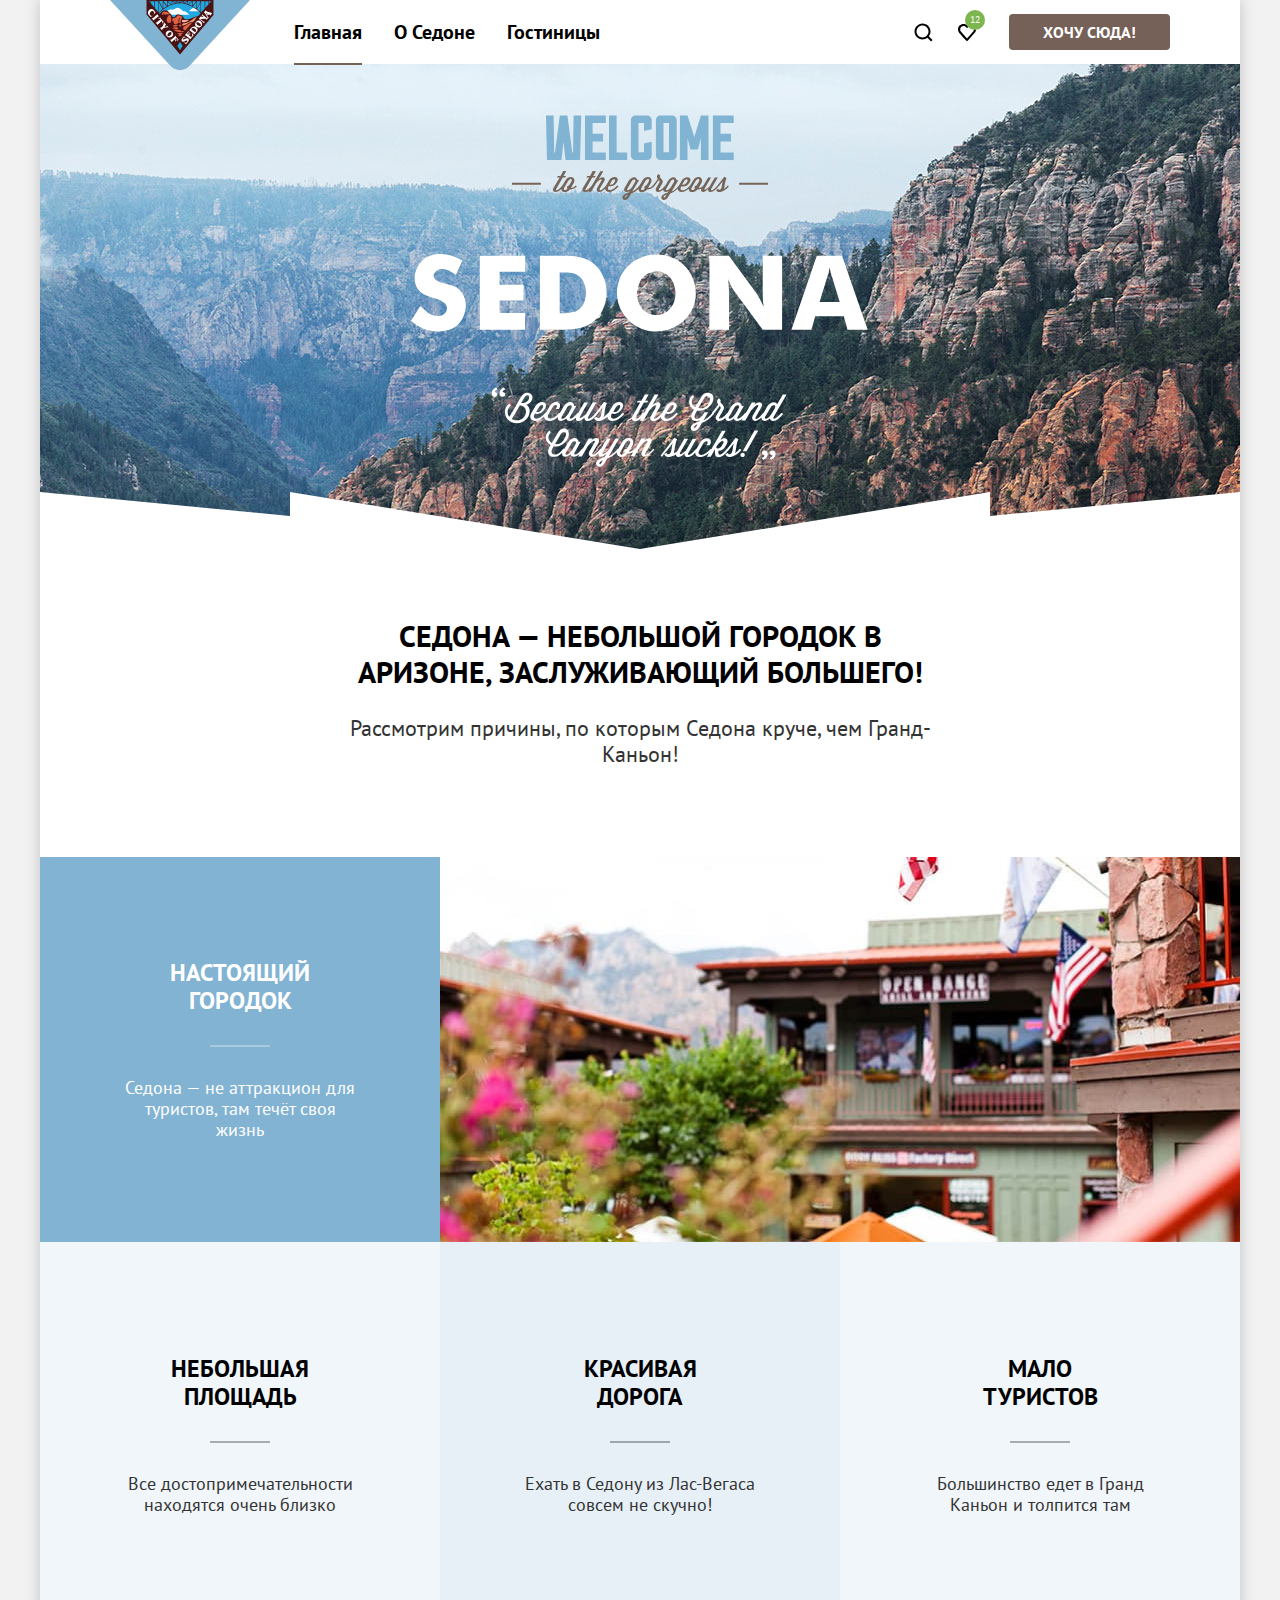
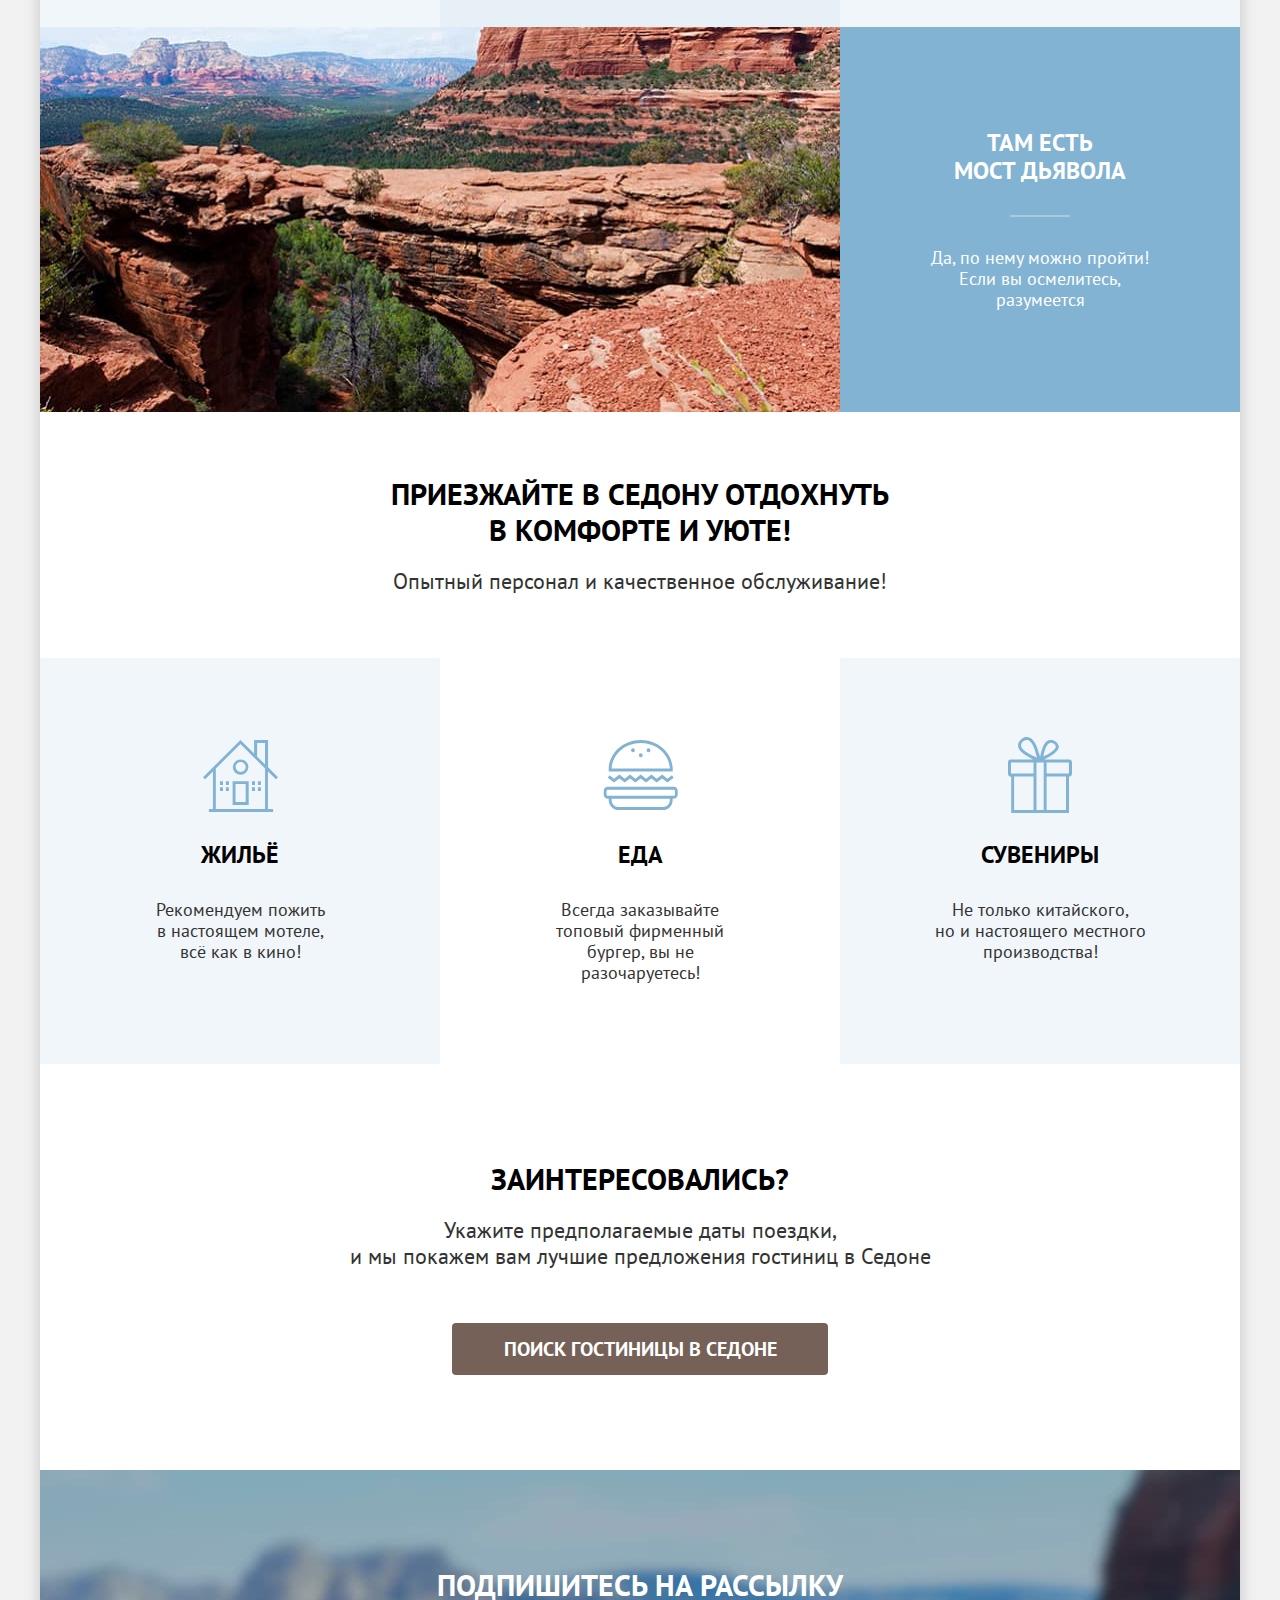
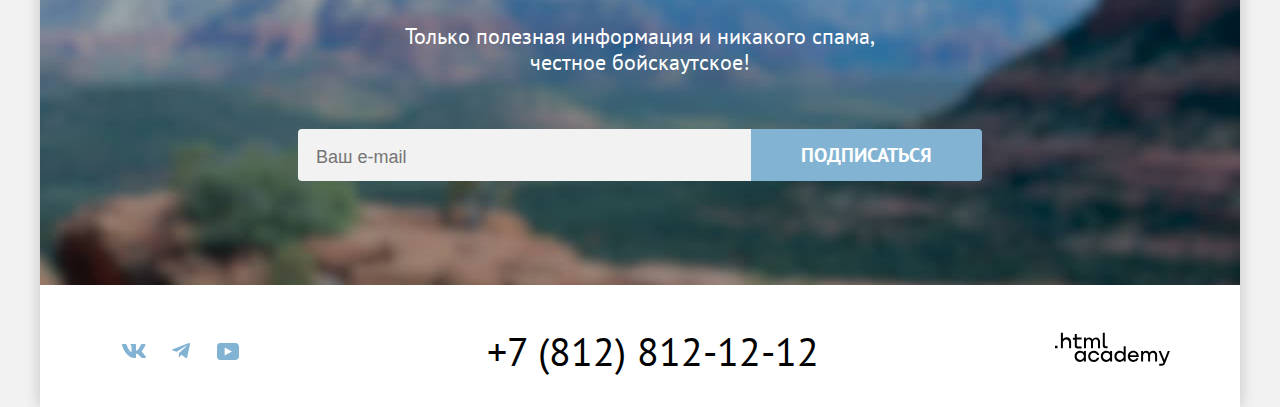
<file: index.html>
<!DOCTYPE html>
<html lang="ru">
  <head>
    <meta charset="utf-8">
    <title>HTML Academy: Седона</title>
    <link rel="stylesheet" href="styles/styles.css">
    <link rel="icon" type="img/png" sizes="32x32" href="images/favicon.png">
  </head>
  <body>
    <div class="main-container">
      <header class="page-header">
        <a class="logo" href="index.html">
          <img class="page-header-logo" src="images/logo.svg" width="140" height="70" alt="Логотип компани «city of sedona».">
        </a>
        <nav class="navigation">
          <ul class="navigation-list">
            <li class="navigation-item">
              <a class="navigation-link navigation-link-current" href="index.html">Главная</a>
            </li>
            <li class="navigation-item">
              <a class="navigation-link" href="#">О Седоне</a>
            </li>
            <li class="navigation-item">
              <a class="navigation-link" href="catalog.html">Гостиницы</a>
            </li>
          </ul>
          <ul class="navigation-user">
            <li class="navigation-user-item">
              <a class="navigation-user-link navigation-user-search" href="#">
                <span class="visually-hidden">Поиск.</span>
              </a>
            </li>
            <li class="navigation-user-item">
              <a class="navigation-user-link navigation-user-favorite" href="#">
                <span class="visually-hidden">Избранное.</span>
                <span class="value-favorite">12</span>
              </a>
            </li>
            <li class="navigation-user-item">
              <a class="button navigation-button" href="#">Хочу сюда!</a>
            </li>
          </ul>
        </nav>
      </header>
      <main class="main-index">
        <h1 class="visually-hidden">Город-курорт «Седона».</h1>
        <section class="hero">
          <h2 class="visually-hidden">Добро пожаловать в Седону.</h2>
        </section>
        <section class="advantages">
          <div class="advantages-container">
            <h2 class="advantages-main-title">Седона — небольшой городок в Аризоне, заслуживающий большего!</h2>
            <p class="advantages-main-description">Рассмотрим причины, по которым Седона круче, чем Гранд-Каньон!</p>
          </div>
          <ul class="advantages-list">
            <li class="advantages-item advantages-item-dark">
              <div class="advantages-content-container">
                <h3 class="advantages-title">Настоящий городок</h3>
                <p class="advantages-description">Седона — не аттракцион для туристов, там течёт своя жизнь</p>
              </div>
              <img class="advantages-image" src="images/advantages-1.jpg" width="800" height="385" alt="Дом в городе Седона на фоне горного хребта.">
            </li>
            <li class="advantages-item advantages-item-light">
              <div class="advantages-content-container">
                <h3 class="advantages-title">Небольшая площадь</h3>
                <p class="advantages-description">Все достопримечательности находятся очень близко</p>
              </div>
            </li>
            <li class="advantages-item advantages-item-medium">
              <div class="advantages-content-container">
                <h3 class="advantages-title">Красивая <br> дорога</h3>
                <p class="advantages-description">Ехать в Седону из Лас-Вегаса совсем не скучно!</p>
              </div>
            </li>
            <li class="advantages-item advantages-item-light">
              <div class="advantages-content-container">
                <h3 class="advantages-title">Мало <br> туристов</h3>
                <p class="advantages-description">Большинство едет в Гранд Каньон и толпится там</p>
              </div>
            </li>
            <li class="advantages-item advantages-item-dark advantages-item-dark-reverse">
              <div class="advantages-content-container">
                <h3 class="advantages-title">Там есть <br> мост дьявола</h3>
                <p class="advantages-description">Да, по нему можно пройти! Если вы осмелитесь, разумеется</p>
              </div>
              <img class="advantages-image" src="images/advantages-2.jpg" width="800" height="385" alt="Мост дьявола в каньоне города Седона.">
            </li>
          </ul>
        </section>
        <section class="service">
          <div class="service-container">
            <h2 class="service-main-title">Приезжайте в Седону отдохнуть в комфорте и уюте!</h2>
            <p class="service-main-description">Опытный персонал и качественное обслуживание!</p>
          </div>
          <ul class="service-list">
            <li class="service-item">
              <div class="service-content-container">
                <h3 class="service-title">Жильё</h3>
                <p class="service-description">Рекомендуем пожить <br> в настоящем мотеле, <br> всё как в кино!</p>
              </div>
            </li>
            <li class="service-item">
              <div class="service-content-container">
                <h3 class="service-title">Еда</h3>
                <p class="service-description">Всегда заказывайте <br> топовый фирменный бургер, вы не разочаруетесь!</p>
              </div>
            </li>
            <li class="service-item">
              <div class="service-content-container">
                <h3 class="service-title">Сувениры</h3>
                <p class="service-description">Не только китайского, <br> но и настоящего местного производства!</p>
              </div>
            </li>
          </ul>
        </section>
        <section class="hotel-search">
          <h2 class="visually-hidden">Поиск гостиницы в Седоне.</h2>
          <p class="hotel-search-title">Заинтересовались?</p>
          <p class="hotel-search-description">Укажите предполагаемые даты поездки, <br> и мы покажем вам лучшие предложения гостиниц в Седоне</p>
          <a class="button hotel-search-button" href="catalog.html">Поиск гостиницы в Седоне</a>
        </section>
      </main>
      <footer class="page-footer">
        <section class="footer-main">
          <h2 class="footer-title">Подпишитесь на рассылку</h2>
          <p class="footer-description">Только полезная информация и никакого спама, честное бойскаутское!</p>
          <form class="footer-subscribe-form" action="https://echo.htmlacademy.ru/" method="post">
            <input class="footer-input"  type="email" name="email" placeholder="Ваш e-mail" required>
            <button class="button footer-subscribe-button" type="submit">Подписаться</button>
          </form>
        </section>
        <section class="footer-contacts">
          <h2 class="visually-hidden">Контакты и социальные сети.</h2>
          <ul class="footer-social-list">
            <li class="footer-social-item">
              <a class="button social-button" href="https://vk.com/htmlacademy">
                <svg aria-hidden="true" focusable="false" xmlns="http://www.w3.org/2000/svg" width="24" height="14" fill="none" viewBox="0 0 24 14">
                  <path d="M23.45.95c.17-.55 0-.95-.8-.95h-2.62c-.67 0-.98.35-1.14.73 0 0-1.34 3.2-3.23 5.27-.61.6-.89.8-1.22.8-.17 0-.42-.2-.42-.74V.95c0-.66-.18-.95-.74-.95H9.15c-.42 0-.67.3-.67.6 0 .61.95.76 1.05 2.5v3.8c0 .84-.16.99-.5.99-.88 0-3.05-3.21-4.33-6.89-.25-.71-.5-1-1.17-1H.9C.15 0 0 .35 0 .73c0 .68.89 4.07 4.14 8.55C6.32 12.34 9.38 14 12.15 14c1.67 0 1.88-.37 1.88-1v-2.32c0-.73.16-.88.69-.88.38 0 1.05.2 2.61 1.67C19.11 13.22 19.4 14 20.41 14h2.62c.75 0 1.13-.37.91-1.1-.24-.72-1.09-1.77-2.21-3.02-.62-.7-1.54-1.47-1.81-1.86-.4-.49-.28-.7 0-1.14 0 0 3.2-4.43 3.53-5.93Z" clip-rule="evenodd"/>
                </svg>
                <span class="visually-hidden">Vkontakte.</span>
              </a>
            </li>
            <li class="footer-social-item">
              <a class="button social-button" href="https://t.me/htmlacademy ">
                <svg aria-hidden="true" focusable="false" xmlns="http://www.w3.org/2000/svg" width="18" height="16" fill="none" viewBox="0 0 18 16">
                  <path d="M16.79.1.84 6.25c-1.09.43-1.08 1.04-.2 1.31l4.1 1.28 9.47-5.98c.44-.27.85-.12.52.18L7.05 9.96l-.28 4.22c.41 0 .6-.19.83-.41l1.99-1.93 4.13 3.05c.77.42 1.31.2 1.5-.7l2.72-12.8c.28-1.12-.43-1.62-1.16-1.3Z"/>
                </svg>
                <span class="visually-hidden">Telegram.</span>
              </a>
            </li>
            <li class="footer-social-item">
              <a class="button social-button" href="https://www.youtube.com/user/htmlacademyru">
                <svg xmlns="http://www.w3.org/2000/svg" width="22" height="17" fill="none" viewBox="0 0 22 17">
                  <path d="M18.6 0H3.18C1.31 0 0 1.6 0 3.4v10.1C0 15.4 1.31 17 3.17 17h15.66c1.64 0 3.17-1.6 3.17-3.4V3.4C21.78 1.6 20.47 0 18.6 0ZM7.67 12.54V4.46L15 8.5l-7.33 4.04Z"/>
                </svg>
                <span class="visually-hidden">Youtube.</span>
              </a>
            </li>
          </ul>
          <address class="footer-contacts-address">
            <a class="footer-contacts-address-phone" href="tel:+78128121212">+7 (812) 812-12-12</a>
          </address>
          <div class="logo-overflow-container">
            <a class="htmlacademy-logo-link" href="https://htmlacademy.ru/">
              <svg aria-hidden="true" focusable="false" xmlns="http://www.w3.org/2000/svg" width="115" height="34" fill="none" viewBox="0 0 115 34">
                <path d="M0 13.72v2.6h2.5v-2.6H0ZM11.6 5.32c-1.6 0-2.8.7-3.6 1.7h-.1V.82h-2v15.5h2v-5.3c0-2.1 1.3-3.6 3.3-3.6 1.8 0 2.9 1.4 2.9 3.2v5.7h2v-6.1c.1-3-1.8-4.9-4.5-4.9ZM26.6 5.62h-4.8v-3.7h-2v3.8h-1.9v2h1.9v6c0 1.7 1 2.7 2.7 2.7h4.1v-2h-3.7c-.7 0-1.1-.4-1.1-1.1v-5.7h4.8v-2ZM41.1 5.42c-1.6 0-2.9.8-3.5 2.1h-.1c-.6-1.2-1.8-2.1-3.4-2.1-1.4 0-2.5.8-3.1 1.8h-.1v-1.6H29v10.6h2v-5.4c0-2 1-3.5 2.6-3.5 1.5 0 2.4 1 2.4 2.6v6.3h2v-5.6c0-2.4 1.4-3.3 2.6-3.3 1.5 0 2.4 1 2.4 2.6v6.3h2v-6.5c.1-2.5-1.4-4.3-3.9-4.3ZM47.8 13.52c0 1.7 1 2.7 2.8 2.7h2v-2h-1.7c-.7 0-1.1-.4-1.1-1.1V.82h-2v12.7ZM28.9 20.52c-.9-1.1-2.2-1.8-3.9-1.8-3.1 0-5.4 2.3-5.4 5.6s2.3 5.6 5.4 5.6c1.8 0 3-.8 3.8-1.9h.1v1.6h2v-10.6h-2v1.5Zm-3.6 7.4c-2.2 0-3.6-1.6-3.6-3.6s1.4-3.6 3.6-3.6 3.6 1.6 3.6 3.6c0 1.9-1.4 3.6-3.6 3.6ZM44.2 22.82c-.5-2.4-2.6-4.1-5.4-4.1a5.4 5.4 0 0 0-5.6 5.6c0 3.1 2.2 5.6 5.6 5.6 2.8 0 4.9-1.8 5.4-4.2h-2.1a3.4 3.4 0 0 1-3.3 2.3c-2.2 0-3.6-1.6-3.6-3.6s1.4-3.6 3.6-3.6c1.6 0 2.8 1 3.3 2.2h2.1v-.2ZM55.1 20.52c-.9-1.1-2.2-1.8-3.9-1.8-3.1 0-5.4 2.3-5.4 5.6s2.3 5.6 5.4 5.6c1.8 0 3-.8 3.8-1.9h.1v1.6h2v-10.6h-2v1.5Zm-3.6 7.4c-2.2 0-3.6-1.6-3.6-3.6s1.4-3.6 3.6-3.6 3.6 1.6 3.6 3.6c0 1.9-1.5 3.6-3.6 3.6ZM68.7 20.62c-.9-1.1-2.2-1.9-3.9-1.9-3.1 0-5.4 2.3-5.4 5.6s2.2 5.6 5.4 5.6c1.7 0 3-.8 3.8-1.8h.1v1.5h2v-15.4h-2v6.4Zm-3.6 7.3c-2.2 0-3.6-1.6-3.6-3.6s1.4-3.6 3.6-3.6 3.6 1.6 3.6 3.6c-.1 2-1.5 3.6-3.6 3.6ZM78.3 18.72c-3.3 0-5.5 2.5-5.5 5.6 0 3 2.1 5.6 5.5 5.6 2.5 0 4.5-1.3 5.2-3.6h-2.1c-.5 1-1.6 1.6-3 1.6-1.9 0-3.3-1.3-3.4-2.9h8.8c.2-3.6-2-6.3-5.5-6.3Zm0 1.9c1.7 0 3 1 3.3 2.6h-6.5c.3-1.5 1.5-2.6 3.2-2.6ZM98.2 18.72c-1.6 0-2.9.8-3.6 2h-.1c-.6-1.2-1.8-2-3.4-2-1.4 0-2.5.7-3.1 1.8v-1.5h-1.9v10.6h2v-5.4c0-2 1-3.4 2.6-3.5 1.5 0 2.4 1 2.4 2.6v6.3h2v-5.6c0-2.4 1.4-3.3 2.6-3.3 1.5 0 2.4 1 2.4 2.6v6.3h2v-6.5c.1-2.6-1.4-4.4-3.9-4.4ZM109.4 27.82l-3.6-8.9h-2.2l4.8 11.6c-.3.9-.7 1.2-1.7 1.2h-2.5v2h2.5c1.8 0 2.8-.8 3.5-2.6l4.7-12.2h-2.1l-3.4 8.9Z"/>
              </svg>
              <span class="visually-hidden">Логотип html academy.</span>
            </a>
          </div>
         </section>
      </footer>
      <div class="modal-container">
        <div class="modal-window">
          <section class="modal-window-content">
            <h2 class="modal-title">Поиск гостиницы в седоне</h2>
            <button class="button modal-close-button" type="button">
              <span class="visually-hidden">Кнопка закрытия окна.</span>
            </button>
            <form class="modal-form" action="https://echo.htmlacademy.ru/" method="post">
              <div class="modal-form-container">
                <div class="modal-form-arrival">
                  <label class="modal-form-label" for="arrival">Дата Заезда:</label>
                  <input class="modal-input modal-dates-input" type="text" id="arrival" placeholder="Укажите дату" value="27 апреля 2020" name="arrival-date" required>
                  <span class="modal-form-arrival-caption">Мы не можем отправить вас в прошлое.</span>
                </div>
                <div class="modal-form-departure">
                  <label class="modal-form-label" for="departure">Дата Выезда:</label>
                  <input class="modal-input modal-dates-input" type="text" id="departure" placeholder="Укажите дату" value="1 сентября 2023" name="departure-date" required>
                  <span class="modal-form-departure-caption">На эти даты есть свободные номера. Пока есть.</span>
                </div>
                <div class="modal-form-adults">
                  <label class="modal-form-label" for="adults">Взрослые:</label>
                  <div class="modal-button-container">
                    <button class="modal-minus-button guests-button" type="button">
                      <svg aria-hidden="true" focusable="false" xmlns="http://www.w3.org/2000/svg" width="20" height="20" fill="none" viewBox="0 0 20 20">
                        <path d="M3 9v2h14V9H3Z"/>
                      </svg>
                      <span class="visually-hidden">Уменьшить количество взрослых.</span>
                    </button>
                    <input class="modal-input modal-guests-input" type="number" id="adults" value="2" name="number-adults" required>
                    <button class="modal-plus-button guests-button" type="button">
                      <svg aria-hidden="true" focusable="false" xmlns="http://www.w3.org/2000/svg" width="20" height="20" fill="none" viewBox="0 0 20 20">
                        <path d="M17 9h-6V3H9v6H3v2h6v6h2v-6h6V9Z"/>
                      </svg>
                      <span class="visually-hidden">Увеличить количество взрослых.</span>
                    </button>
                  </div>
                </div>
                <div class="modal-form-children">
                  <label class="modal-form-label" for="children" >Дети:</label>
                  <button class="modal-tooltip-button" type="button">
                    <span class="visually-hidden">Вызов тултипа</span>
                    <span class="modal-tooltip-text">Укажите количество детей, которые будут с вами, возраст которых от 6 до 18 лет. Дети до 6 лет размещаются бесплатно.</span>
                  </button>
                  <div class="modal-button-container">
                    <button class="modal-minus-button guests-button" type="button">
                      <svg aria-hidden="true" focusable="false" xmlns="http://www.w3.org/2000/svg" width="20" height="20" fill="none" viewBox="0 0 20 20">
                        <path d="M3 9v2h14V9H3Z"/>
                      </svg>
                      <span class="visually-hidden">Уменьшить количество детей.</span>
                    </button>
                    <input class="modal-input modal-guests-input" type="number" id="children" value="2" name="number-children" required>
                    <button class="modal-plus-button guests-button" type="button">
                      <svg aria-hidden="true" focusable="false" xmlns="http://www.w3.org/2000/svg" width="20" height="20" fill="none" viewBox="0 0 20 20">
                        <path d="M17 9h-6V3H9v6H3v2h6v6h2v-6h6V9Z"/>
                      </svg>
                      <span class="visually-hidden">Увеличить количество детей.</span>
                    </button>
                  </div>
                </div>
                <button class="button modal-search-button" type="submit">Найти</button>
              </div>
            </form>
          </section>
        </div>
      </div>
    </div>
  </body>
</html>
</file>
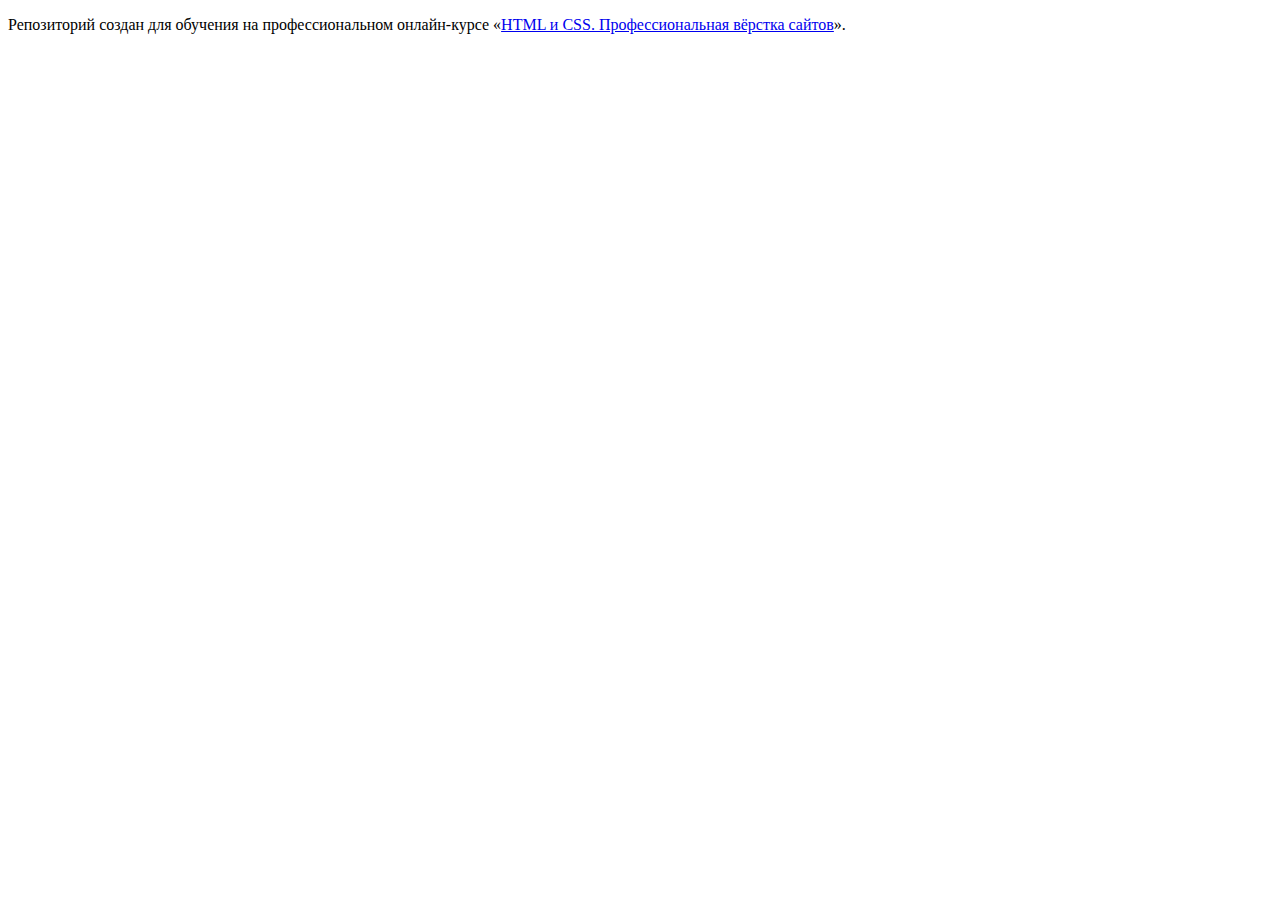
<file: 1/index.html>
<!DOCTYPE html>
<html lang="ru">
  <head>
    <meta charset="utf-8">
    <title>HTML Academy: Седона</title>
    <base href="https://htmlacademy-htmlcss.github.io/2486673-sedona-1/1/">
</head>
  <body>

    <p>Репозиторий создан для обучения на профессиональном онлайн‑курсе «<a href="https://htmlacademy.ru/intensive/htmlcss">HTML и CSS. Профессиональная вёрстка сайтов</a>».</p>

  </body>
</html>
</file>
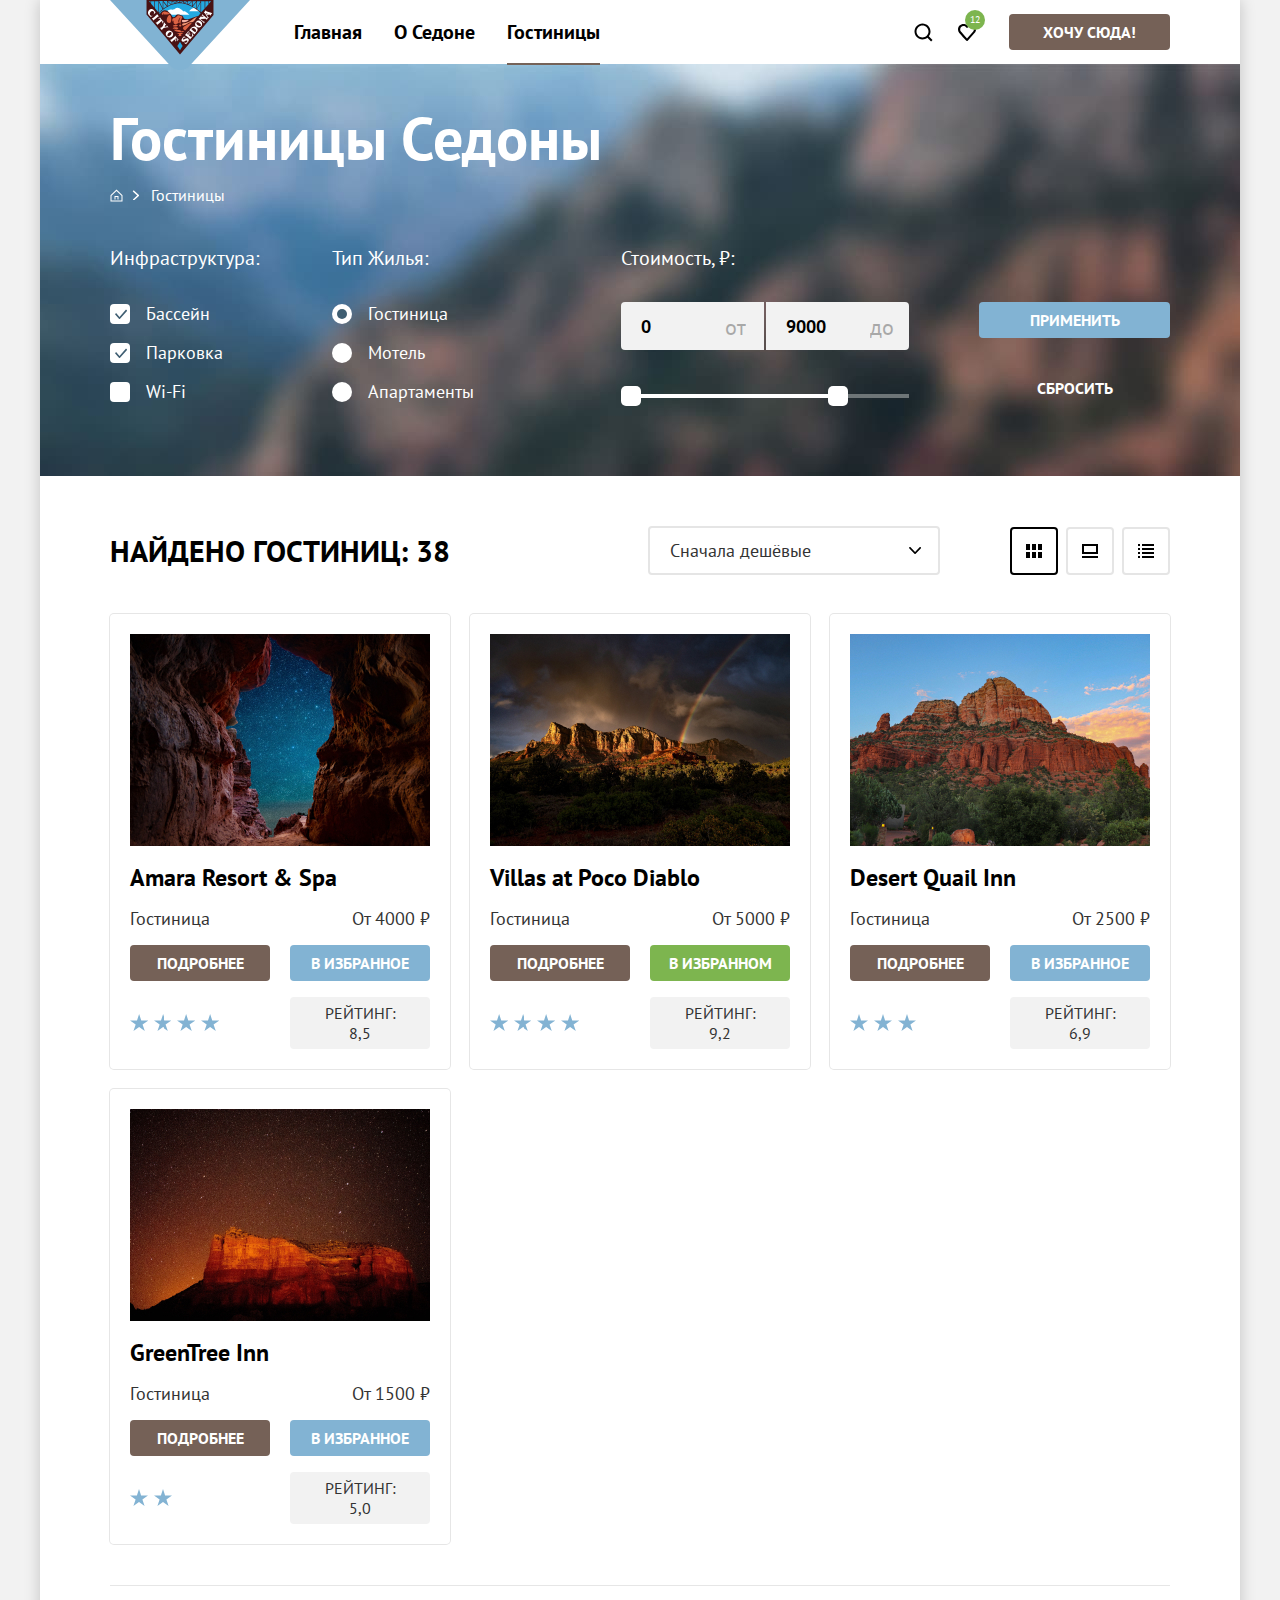
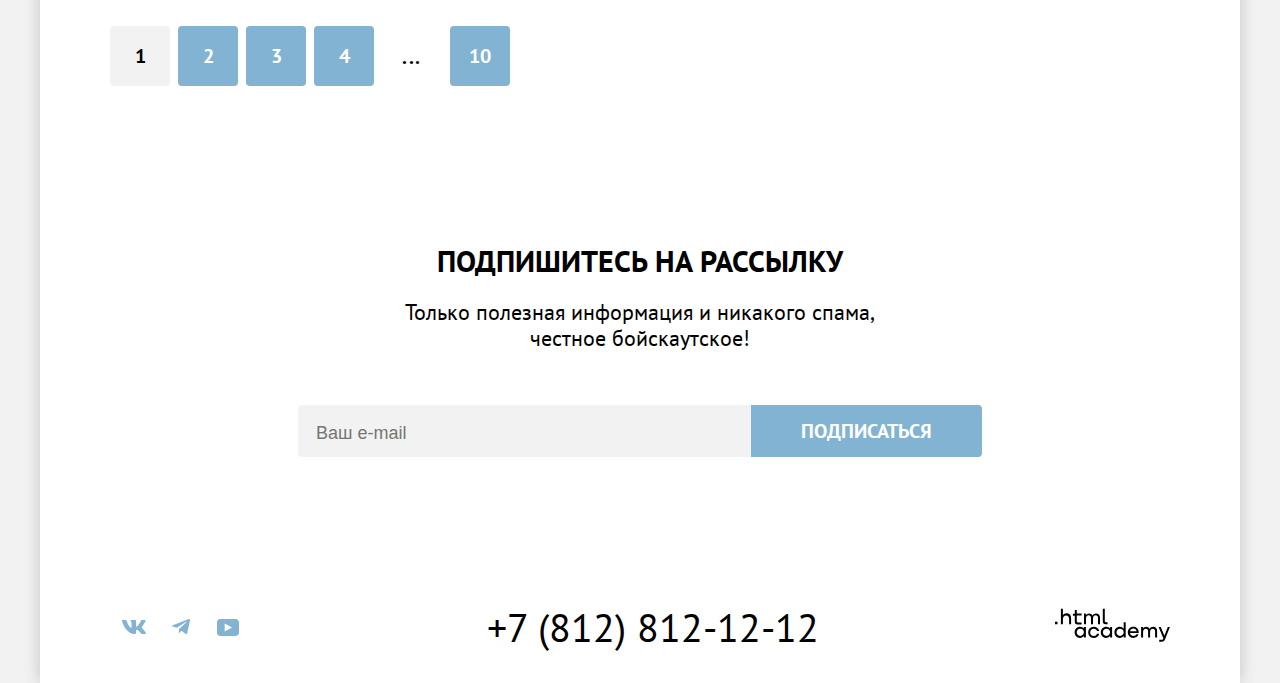
<file: catalog.html>
<!DOCTYPE html>
<html lang="ru">
  <head>
    <meta charset="UTF-8">
    <title>Каталог</title>
    <link rel="stylesheet" href="styles/styles.css">
    <link rel="icon" type="img/png" sizes="32x32" href="images/favicon.png">
  </head>
  <body>
    <div class="main-container">
      <header class="page-header">
        <a class="logo" href="index.html">
          <img class="page-header-logo" src="images/logo.svg" width="140" height="70" alt="Логотип компани «city of sedona»." >
        </a>
        <nav class="navigation">
          <ul class="navigation-list">
            <li class="navigation-item">
              <a class="navigation-link" href="index.html">Главная</a>
            </li>
            <li class="navigation-item">
              <a class="navigation-link" href="#">О Седоне</a>
            </li>
            <li class="navigation-item">
              <a class="navigation-link navigation-link-current" href="catalog.html">Гостиницы</a>
            </li>
          </ul>
          <ul class="navigation-user">
            <li class="navigation-user-item">
              <a class="navigation-user-link navigation-user-search" href="#">
                <span class="visually-hidden">Поиск.</span>
              </a>
            </li>
            <li class="navigation-user-item">
              <a class="navigation-user-link navigation-user-favorite" href="#">
                <span class="visually-hidden">Избранное.</span>
                <span class="value-favorite">12</span>
              </a>
            </li>
            <li class="navigation-user-item">
              <a class="button navigation-button" href="#">Хочу сюда!</a>
            </li>
          </ul>
        </nav>
      </header>
      <main class="main-inner">
        <div class="catalog-filter-container">
          <h1 class="main-inner-title">Гостиницы Седоны</h1>
          <ol class="breadcrumbs">
          <li class="breadcrumbs-item">
            <a class="breadcrumbs-link-home" href="index.html">
              <span class="visually-hidden">Главная.</span>
            </a>
          </li>
          <li class="breadcrumbs-item">
            <a class="breadcrumbs-link">Гостиницы</a>
          </li>
          </ol>
          <section class="filter">
            <h2 class="visually-hidden">Фильтры каталога гостиниц.</h2>
            <form class="catalog-filter" action="https://echo.htmlacademy.ru/" method="get">
              <div class="catalog-input-container">
                <fieldset class="catalog-filter-group">
                  <legend class="catalog-filter-title">Инфраструктура:</legend>
                  <ul class="catalog-filter-list">
                    <li class="catalog-filter-item">
                      <input class="visually-hidden control-input" id="pool-form" type="checkbox" name="infrastructure" value="pool" checked>
                      <label class="control control-checkbox" for="pool-form">Бассейн </label>
                    </li>
                    <li class="catalog-filter-item">
                      <input class="visually-hidden control-input" id="parking-form" type="checkbox" name="infrastructure" value="parking" checked>
                      <label class="control control-checkbox" for="parking-form">Парковка</label>
                    </li>
                    <li class="catalog-filter-item">
                      <input class="visually-hidden control-input" id="wifi-form" type="checkbox" name="infrastructure" value="wi-fi">
                      <label class="control control-checkbox" for="wifi-form" >Wi-Fi</label>
                    </li>
                  </ul>
                </fieldset>
                <fieldset class="catalog-filter-group">
                  <legend class="catalog-filter-title">Тип Жилья:</legend>
                  <ul class="catalog-filter-list">
                    <li class="catalog-filter-item">
                      <input class="visually-hidden control-input" id="hotel-form" type="radio" name="housing-type" value="hotel" checked>
                      <label class="control control-radio" for="hotel-form">Гостиница</label>
                    </li>
                    <li class="catalog-filter-item">
                      <input class="visually-hidden control-input" id="motel-form" type="radio" name="housing-type" value="motel">
                      <label class="control control-radio" for="motel-form">Мотель</label>
                    </li>
                    <li class="catalog-filter-item">
                      <input class="visually-hidden control-input" id="apartment-form" type="radio" name="housing-type" value="apartment">
                      <label class="control control-radio" for="apartment-form">Апартаменты</label>
                    </li>
                  </ul>
                </fieldset>
              </div>
              <div class="catalog-input-container">
                <fieldset class="catalog-filter-group">
                  <legend class="catalog-filter-title">Стоимость, ₽:</legend>
                  <div class="catalog-range-container">
                    <div class="range-input-container">
                      <label class="catalog-filter-label">
                        <input class="range-input" type="number" placeholder="" value="0" name="min-price">
                        <span class="input-text">от</span>
                      </label>
                      <label class="catalog-filter-label">
                        <input class="range-input" type="number" placeholder="" value="9000" name="max-price">
                        <span class="input-text">до</span>
                      </label>
                    </div>
                    <div class="range-scale-container">
                      <div class="range-bar" style="left: 0; width: 207px;">
                        <button class="range-toggle toggle-min" type="button">
                          <span class="visually-hidden">Выбрать минимальную цену.</span>
                        </button>
                        <button class="range-toggle toggle-max" type="button">
                          <span class="visually-hidden">Выбрать максимальную цену.</span>
                        </button>
                      </div>
                    </div>
                  </div>
                </fieldset>
                <div class="filter-button-container">
                  <button class="button filter-button" type="submit">Применить</button>
                  <button class="button filter-button-reset" type="reset">Сбросить</button>
                </div>
              </div>
            </form>
          </section>
        </div>
        <section class="searching-results">
          <div class="searching-results-filter-container">
            <h2 class="searching-results-title">Найдено гостиниц:
              <span class="searching-results-value">38</span>
            </h2>
            <select class="searching-results-filter" aria-label="Сортировка">
              <option value="cheap">Сначала дешёвые</option>
              <option value="expensive">Сначала дорогие</option>
              <option value="popular">Сначала популярные</option>
            </select>
            <ul class="searching-results-view">
              <li class="searching-results-view-item results-view-table ">
                <a class="button searching-results-view-button searching-results-view-button-current" href="#">
                  <span class="visually-hidden">Показать карточки.</span>
                </a>
              </li>
              <li class="searching-results-view-item results-view-slideshow">
                <a class="button searching-results-view-button" href="#">
                  <span class="visually-hidden">Показать по одной.</span>
                </a>
              </li>
              <li class="searching-results-view-item results-view-list">
                <a class="button searching-results-view-button" href="#">
                  <span class="visually-hidden">Показать списком.</span>
                </a>
              </li>
            </ul>
          </div>
          <ul class="searching-results-list">
            <li class="searching-results-item">
              <a class="searching-results-link" href="#" tabindex="-1">
                <img class="searching-results-image" src="images/hotel-1.jpg" width="300" height="212" alt="Вид на звездное небо из пещеры в красной скале Седоны.">
                <h3 class="searching-results-item-title">Amara Resort & Spa</h3>
              </a>
              <span class="searching-results-item-type">Гостиница</span>
              <span class="searching-results-item-price">От 4000 ₽</span>
              <a class="button searching-results-details-button" href="#">Подробнее</a>
              <a class="button searching-results-favorite-button" href="#">В Избранное</a>
              <span class="searching-results-stars searching-results-four-stars">
                <span class="visually-hidden">4 звезды.</span>
              </span>
              <span class="searching-results-rating">Рейтинг: 8,5</span>
            </li>
            <li class="searching-results-item">
              <a class="searching-results-link" href="#" tabindex="-1">
                <img class="searching-results-image" src="images/hotel-2.jpg" width="300" height="212" alt="Панорамный вид массива красных скал Седоны, освещенного на закате. Над скалами облачное небо, за скалами начинается радуга.">
                <h3 class="searching-results-item-title">Villas at Poco Diablo</h3>
              </a>
              <span class="searching-results-item-type">Гостиница</span>
              <span class="searching-results-item-price">От 5000 ₽</span>
              <a class="button searching-results-details-button" href="#">Подробнее</a>
              <a class="button searching-results-favorite-chosen-button" href="#">В Избранном</a>
              <span class="searching-results-stars searching-results-four-stars">
                <span class="visually-hidden">4 звезды.</span>
              </span>
              <span class="searching-results-rating">Рейтинг: 9,2</span>
            </li>
            <li class="searching-results-item">
              <a class="searching-results-link" href="#" tabindex="-1">
                <img class="searching-results-image" src="images/hotel-3.jpg" width="300" height="212" alt="Массив красных скал Седоны с зелёными деревьями у подножья, на фоне голубого неба.">
                <h3 class="searching-results-item-title">Desert Quail Inn</h3>
              </a>
              <span class="searching-results-item-type">Гостиница</span>
              <span class="searching-results-item-price">От 2500 ₽</span>
              <a class="button searching-results-details-button" href="#">Подробнее</a>
              <a class="button searching-results-favorite-button" href="#">В Избранное</a>
              <span class="searching-results-stars searching-results-three-stars">
                <span class="visually-hidden">3 звезды.</span>
              </span>
              <span class="searching-results-rating">Рейтинг: 6,9</span>
            </li>
            <li class="searching-results-item">
              <a class="searching-results-link" href="#" tabindex="-1">
                <img class="searching-results-image" src="images/hotel-4.jpg" width="300" height="212" alt="Красные скалы Седоны на фоне ночного неба с множеством звёзд.">
                <h3 class="searching-results-item-title">GreenTree Inn</h3>
              </a>
              <span class="searching-results-item-type">Гостиница</span>
              <span class="searching-results-item-price">От 1500 ₽</span>
              <a class="button searching-results-details-button" href="#">Подробнее</a>
              <a class="button searching-results-favorite-button" href="#">В Избранное</a>
              <span class="searching-results-stars searching-results-two-stars">
                <span class="visually-hidden">2 звезды.</span>
              </span>
              <span class="searching-results-rating">Рейтинг: 5,0</span>
            </li>
          </ul>
          <div class="decor-line-container"></div>
          <ul class="pagination-list">
            <li class="pagination-item">
              <a class="pagination-current">1</a>
            </li>
            <li class="pagination-item">
              <a href="#" class="pagination-link">2</a>
            </li>
            <li class="pagination-item">
              <a href="#" class="pagination-link">3</a>
            </li>
            <li class="pagination-item">
              <a href="#" class="pagination-link">4</a>
            </li>
            <li class="pagination-item">
              <a class="pagination-item-dots">
                <span>...</span>
              </a>
            </li>
            <li class="pagination-item">
              <a href="#" class="pagination-link">10</a>
            </li>
          </ul>
        </section>
      </main>
      <footer class="page-footer">
        <section class="footer-subscribe footer-main">
          <h2 class="footer-title footer-subscribe-title">Подпишитесь на рассылку</h2>
          <p class="footer-description footer-subscribe-description">Только полезная информация и никакого спама, честное бойскаутское!</p>
          <form class="footer-subscribe-form" action="https://echo.htmlacademy.ru/" method="post">
            <input class="footer-input" type="email" name="email" placeholder="Ваш e-mail" required>
            <button class="button footer-subscribe-button" type="submit">Подписаться</button>
          </form>
        </section>
        <section class="footer-contacts">
          <h2 class="visually-hidden">Контакты и социальные сети.</h2>
          <ul class="footer-social-list">
            <li class="footer-social-item">
              <a class="button social-button" href="https://vk.com/htmlacademy">
                <svg aria-hidden="true" focusable="false" xmlns="http://www.w3.org/2000/svg" width="24" height="14" fill="none" viewBox="0 0 24 14">
                  <path d="M23.45.95c.17-.55 0-.95-.8-.95h-2.62c-.67 0-.98.35-1.14.73 0 0-1.34 3.2-3.23 5.27-.61.6-.89.8-1.22.8-.17 0-.42-.2-.42-.74V.95c0-.66-.18-.95-.74-.95H9.15c-.42 0-.67.3-.67.6 0 .61.95.76 1.05 2.5v3.8c0 .84-.16.99-.5.99-.88 0-3.05-3.21-4.33-6.89-.25-.71-.5-1-1.17-1H.9C.15 0 0 .35 0 .73c0 .68.89 4.07 4.14 8.55C6.32 12.34 9.38 14 12.15 14c1.67 0 1.88-.37 1.88-1v-2.32c0-.73.16-.88.69-.88.38 0 1.05.2 2.61 1.67C19.11 13.22 19.4 14 20.41 14h2.62c.75 0 1.13-.37.91-1.1-.24-.72-1.09-1.77-2.21-3.02-.62-.7-1.54-1.47-1.81-1.86-.4-.49-.28-.7 0-1.14 0 0 3.2-4.43 3.53-5.93Z" clip-rule="evenodd"/>
                </svg>
                <span class="visually-hidden">Vkontakte.</span>
              </a>
            </li>
            <li class="footer-social-item">
              <a class="button social-button" href="https://t.me/htmlacademy ">
                <svg aria-hidden="true" focusable="false" xmlns="http://www.w3.org/2000/svg" width="18" height="16" fill="none" viewBox="0 0 18 16">
                  <path d="M16.79.1.84 6.25c-1.09.43-1.08 1.04-.2 1.31l4.1 1.28 9.47-5.98c.44-.27.85-.12.52.18L7.05 9.96l-.28 4.22c.41 0 .6-.19.83-.41l1.99-1.93 4.13 3.05c.77.42 1.31.2 1.5-.7l2.72-12.8c.28-1.12-.43-1.62-1.16-1.3Z"/>
                </svg>
                <span class="visually-hidden">Telegram.</span>
              </a>
            </li>
            <li class="footer-social-item">
              <a class="button social-button" href="https://www.youtube.com/user/htmlacademyru">
                <svg xmlns="http://www.w3.org/2000/svg" width="22" height="17" fill="none" viewBox="0 0 22 17">
                  <path d="M18.6 0H3.18C1.31 0 0 1.6 0 3.4v10.1C0 15.4 1.31 17 3.17 17h15.66c1.64 0 3.17-1.6 3.17-3.4V3.4C21.78 1.6 20.47 0 18.6 0ZM7.67 12.54V4.46L15 8.5l-7.33 4.04Z"/>
                </svg>
                <span class="visually-hidden">Youtube.</span>
              </a>
            </li>
          </ul>
          <address class="footer-contacts-address">
            <a class="footer-contacts-address-phone" href="tel:+78128121212">+7 (812) 812-12-12</a>
          </address>
          <div class="logo-overflow-container">
            <a class="htmlacademy-logo-link" href="https://htmlacademy.ru/">
              <svg aria-hidden="true" focusable="false" xmlns="http://www.w3.org/2000/svg" width="115" height="34" fill="none" viewBox="0 0 115 34">
                <path d="M0 13.72v2.6h2.5v-2.6H0ZM11.6 5.32c-1.6 0-2.8.7-3.6 1.7h-.1V.82h-2v15.5h2v-5.3c0-2.1 1.3-3.6 3.3-3.6 1.8 0 2.9 1.4 2.9 3.2v5.7h2v-6.1c.1-3-1.8-4.9-4.5-4.9ZM26.6 5.62h-4.8v-3.7h-2v3.8h-1.9v2h1.9v6c0 1.7 1 2.7 2.7 2.7h4.1v-2h-3.7c-.7 0-1.1-.4-1.1-1.1v-5.7h4.8v-2ZM41.1 5.42c-1.6 0-2.9.8-3.5 2.1h-.1c-.6-1.2-1.8-2.1-3.4-2.1-1.4 0-2.5.8-3.1 1.8h-.1v-1.6H29v10.6h2v-5.4c0-2 1-3.5 2.6-3.5 1.5 0 2.4 1 2.4 2.6v6.3h2v-5.6c0-2.4 1.4-3.3 2.6-3.3 1.5 0 2.4 1 2.4 2.6v6.3h2v-6.5c.1-2.5-1.4-4.3-3.9-4.3ZM47.8 13.52c0 1.7 1 2.7 2.8 2.7h2v-2h-1.7c-.7 0-1.1-.4-1.1-1.1V.82h-2v12.7ZM28.9 20.52c-.9-1.1-2.2-1.8-3.9-1.8-3.1 0-5.4 2.3-5.4 5.6s2.3 5.6 5.4 5.6c1.8 0 3-.8 3.8-1.9h.1v1.6h2v-10.6h-2v1.5Zm-3.6 7.4c-2.2 0-3.6-1.6-3.6-3.6s1.4-3.6 3.6-3.6 3.6 1.6 3.6 3.6c0 1.9-1.4 3.6-3.6 3.6ZM44.2 22.82c-.5-2.4-2.6-4.1-5.4-4.1a5.4 5.4 0 0 0-5.6 5.6c0 3.1 2.2 5.6 5.6 5.6 2.8 0 4.9-1.8 5.4-4.2h-2.1a3.4 3.4 0 0 1-3.3 2.3c-2.2 0-3.6-1.6-3.6-3.6s1.4-3.6 3.6-3.6c1.6 0 2.8 1 3.3 2.2h2.1v-.2ZM55.1 20.52c-.9-1.1-2.2-1.8-3.9-1.8-3.1 0-5.4 2.3-5.4 5.6s2.3 5.6 5.4 5.6c1.8 0 3-.8 3.8-1.9h.1v1.6h2v-10.6h-2v1.5Zm-3.6 7.4c-2.2 0-3.6-1.6-3.6-3.6s1.4-3.6 3.6-3.6 3.6 1.6 3.6 3.6c0 1.9-1.5 3.6-3.6 3.6ZM68.7 20.62c-.9-1.1-2.2-1.9-3.9-1.9-3.1 0-5.4 2.3-5.4 5.6s2.2 5.6 5.4 5.6c1.7 0 3-.8 3.8-1.8h.1v1.5h2v-15.4h-2v6.4Zm-3.6 7.3c-2.2 0-3.6-1.6-3.6-3.6s1.4-3.6 3.6-3.6 3.6 1.6 3.6 3.6c-.1 2-1.5 3.6-3.6 3.6ZM78.3 18.72c-3.3 0-5.5 2.5-5.5 5.6 0 3 2.1 5.6 5.5 5.6 2.5 0 4.5-1.3 5.2-3.6h-2.1c-.5 1-1.6 1.6-3 1.6-1.9 0-3.3-1.3-3.4-2.9h8.8c.2-3.6-2-6.3-5.5-6.3Zm0 1.9c1.7 0 3 1 3.3 2.6h-6.5c.3-1.5 1.5-2.6 3.2-2.6ZM98.2 18.72c-1.6 0-2.9.8-3.6 2h-.1c-.6-1.2-1.8-2-3.4-2-1.4 0-2.5.7-3.1 1.8v-1.5h-1.9v10.6h2v-5.4c0-2 1-3.4 2.6-3.5 1.5 0 2.4 1 2.4 2.6v6.3h2v-5.6c0-2.4 1.4-3.3 2.6-3.3 1.5 0 2.4 1 2.4 2.6v6.3h2v-6.5c.1-2.6-1.4-4.4-3.9-4.4ZM109.4 27.82l-3.6-8.9h-2.2l4.8 11.6c-.3.9-.7 1.2-1.7 1.2h-2.5v2h2.5c1.8 0 2.8-.8 3.5-2.6l4.7-12.2h-2.1l-3.4 8.9Z"/>
              </svg>
              <span class="visually-hidden">Логотип html academy.</span>
            </a>
          </div>
        </section>
      </footer>
    </div>
  </body>
</html>
</file>
<file: styles/styles.css>
@font-face {
  font-family: "PT Sans";
  font-style: normal;
  font-weight: 400;
  src: url("../fonts/ptsans-400.woff2") format("woff2");
  font-display: swap;
}

@font-face {
  font-family: "PT Sans";
  font-style: normal;
  font-weight: 700;
  src: url("../fonts/ptsans-700.woff2") format("woff2");
  font-display: swap;
}

*,
*::before,
*::after {
  box-sizing: border-box;
}

html {
  height: 100%;
}

body {
  margin: 0;
  font-family: "PT Sans", Arial, sans-serif;
  font-weight: 400;
  font-size: 22px;
  line-height: 26px;
  background-color: #f2f2f2;
  color: #000000;
  min-width: 1280px;
}

img {
  max-width: 100%;
  object-fit: contain;
}

.main-container {
  width: 1200px;
  margin: 0 auto;
  display: flex;
  flex-direction: column;
  min-height: 100vh;
  box-shadow: 0 0 15px 0 rgba(0, 0, 0, 0.2);

}

.page-header {
  display: flex;
  width: 1200px;
  margin: 0 auto;
  background-color: #ffffff;
  padding: 0 70px;
}

.main-index {
  background-color: #ffffff;
  flex-grow: 1;
}

.main-inner {
  background-color: #ffffff;
  flex-grow: 1;
}

.visually-hidden {
  position: absolute;
  width: 1px;
  height: 1px;
  margin: -1px;
  padding: 0;
  border: 0;
  clip: rect(0 0 0 0);
  overflow: hidden;
}

/* Buttons common states */

.button {
  font-family: inherit;
  font-weight: 700;
  font-size: 16px;
  line-height: 20px;
  background-color:#756157;
  color: #ffffff;
  text-decoration: none;
  text-align: center;
  text-transform: uppercase;
  border-radius: 4px;
  padding: 8px 50px;
  cursor: pointer;
  outline: none;
}

/* Blue buttons */

.filter-button:hover,
.filter-button:focus,
.searching-results-favorite-button:hover,
.searching-results-favorite-button:focus,
.footer-subscribe-button:hover,
.footer-subscribe-button:focus{
  background-color: #68a2ca;
}

/* Brown buttons */

.navigation-button:hover,
.navigation-button:focus,
.hotel-search-button:hover,
.hotel-search-button:focus,
.searching-results-details-button:hover,
.searching-results-details-button:focus{
  background-color: #615048;
}

/* Button-green */

.searching-results-favorite-chosen-button:hover,
.searching-results-favorite-chosen-button:focus {
  background-color: #6c9e42;
}

/* Button-transperent */

.filter-button-reset:hover {
  opacity: 60%;
}

.filter-button-reset:focus {
  outline: 3px solid #83b3d3;
}

.filter-button-reset:active:not(:disabled) {
  color: rgba(255, 255, 255, 0.3);
}

.filter-button-reset:disabled {
  opacity: 10%;
}

/* Button active and disabled common states */

.hotel-search-button:active,
.filter-button:active,
.searching-results-favorite-button:active,
.footer-subscribe-button:active,
.navigation-button:active,
.searching-results-details-button:active,
.searching-results-favorite-chosen-button:active {
 color: rgba(255, 255, 255, 0.3);
}

.hotel-search-button:disabled,
.filter-button:disabled,
.searching-results-favorite-button:disabled,
.footer-subscribe-button:disabled,
.navigation-button:disabled,
.searching-results-details-button:disabled,
.searching-results-favorite-chosen-button:disabled {
  background-color: #e5e5e5;
  color: #ffffff;
  border: none;
  cursor: default;
}

/*Navigation*/

.logo {
  margin: 0;
  padding: 0;
  z-index: 1;
  height: 64px;
  flex-shrink: 0;
}

.navigation {
  display: flex;
  width: 100%;
  flex-grow: 1;
  margin: 0 auto;
  align-items: center;
}

.navigation-list {
  display: flex;
  flex-wrap: wrap;
  margin: 0;
  margin-left: 28px;
  padding: 0;
  max-width: 450px;
  list-style: none;
}

.navigation-button {
  display: block;
  padding: 8px 34px;
  min-width: 160px;

}

.navigation-user {
  display: flex;
  flex-wrap: wrap;
  margin: 0;
  padding: 0;
  justify-content: right;
  list-style: none;
  margin-left: auto;
}

.navigation-user-item {
  align-self: center;
}

.navigation-link {
  display: block;
  padding: 20px 16px;
  font-weight: 700;
  font-size: 20px;
  line-height: 24px;
  text-transform: capitalize;
  text-decoration: none;
  color: inherit;
}

.navigation-link:hover,
.navigation-link:focus {
  color: #615048;
}

.navigation-link:active {
  opacity: 70%;
}

.navigation-user-link {
  position: relative;
  display: block;
  min-height: 64px;
  min-width: 44px;
  padding: 22px 12px;
}

.navigation-user-link:hover,
.navigation-user-link:focus {
  opacity: 60%;
}

.navigation-user-link:active {
  opacity: 30%;
}

.value-favorite {
  position: absolute;
  left: 20px;
  top: 10px;
  font-size: 10px;
  line-height: 10px;
  text-align: center;
  background-color: #7db54f;
  color: #ffffff;
  min-height: 20px;
  min-width: 20px;
  border-radius: 50%;
  padding: 5px 4px;
}

.navigation-user-search {
  background-image: url("../images/search.svg");
  background-repeat: no-repeat;
  background-position: center;
}

.navigation-user-favorite {
  background-image: url("../images/favorites.svg");
  background-repeat: no-repeat;
  background-position: center;
}

.navigation-user-item:last-child {
  margin-left: 20px;
}

.navigation-link-current{
  position: relative;
}

.navigation-link-current::after {
  content: "";
  position: absolute;
  left: 16px;
  right: 16px;
  bottom: -1px;
  height: 2px;
  background-color: #756257;
  z-index: 1;
}

/* Hero */

.hero {
  position: relative;
  background-image: url("../images/index-background.jpg");
  background-repeat: no-repeat;
  background-size: cover;
  background-color: #4376a3;
  min-height: 485px;
  padding: 51px 70px 82px;
}

.hero::before {
  content: "";
  position: absolute;
  top: 51px;
  right: 50%;
  transform: translateX(50%);
  width: 458px;
  height: 352px;
  background-image: url("../images/welcome.svg");
  background-repeat: no-repeat;
}

.hero::after {
  content: "";
  position: absolute;
  left: 0;
  bottom: 0;
  right: 0;
  height: 57px;
  background-image: url("../images/divider.svg");
}

/* Filter catalog */

.main-inner-title {
  margin: 0;
  font-size: 60px;
  line-height: 78px;
  color: #ffffff;
  margin-bottom: 8px;
}

.catalog-filter-container {
  background-image: url("../images/filter-background.jpg");
  background-color: #745b54;
  color: #ffffff;
  background-repeat: no-repeat;
  background-size: cover;
  padding: 35px 70px 70px;
}

.breadcrumbs {
  display: flex;
  list-style: none;
  margin: 0;
  margin-bottom: 40px;
  padding: 0;
  align-items: center;
}

.breadcrumbs-item {
  position: relative;
  font-size: 16px;
  line-height: 21px;
  color: #ffffff;
}

.breadcrumbs-item:not(:last-child)::after {
  content: "";
  position: absolute;
  width: 7px;
  height: 10px;
  right: -9px;
  bottom: 6px;
  background-image: url("../images/breadcrumbs-arrow.svg");
  background-repeat: no-repeat;
}

.breadcrumbs-link-home {
  display: flex;
  min-height: 20px;
  min-width: 20px;
  align-items: center;
  justify-content: space-evenly;
  background-image: url("../images/breadcrumbs-home.svg");
  background-repeat: no-repeat;
  background-position: left center;
  padding: 10px;
  outline: none;
}

.breadcrumbs-link {
  margin-left: 21px;
  cursor: pointer;
}

.breadcrumbs-link:hover,
.breadcrumbs-link-home:hover {
  opacity: 60%;
}

.breadcrumbs-link:focus,
.breadcrumbs-link-home:focus {
  color: #ffffff;
}

.breadcrumbs-link:active,
.breadcrumbs-link-home:active {
  opacity: 30%;
}

.catalog-filter {
  display: flex;
  flex-wrap: wrap;
  margin: 0;
  justify-content: space-between;
}

.catalog-input-container {
  display: flex;
  column-gap: 73px;
}

.catalog-input-container:last-child {
  column-gap: 70px;
}

.catalog-filter-group {
  border: none;
  margin: 0;
  padding: 0;
}

.catalog-filter-list {
  list-style: none;
  margin: 0;
  padding: 0;
}

.catalog-filter-title {
  font-size: 20px;
  line-height: 24px;
  text-transform: capitalize;
  color: #ffffff;
  padding: 0;
  margin-bottom: 32px;
}

.catalog-filter-item {
  position: relative;
  display: block;
  font-weight: 400;
  font-size: 18px;
  line-height: 23px;
  color: #ffffff;
  margin-bottom: 16px;
}

.catalog-filter-item:last-child {
  margin-bottom: 0;
}

.control-checkbox::before {
  content: "";
  position: absolute;
  bottom: 1px;
  left: 0;
  width: 20px;
  height: 20px;
  background-color: #ffffff;
  border-radius: 4px;
}

.control {
  padding-left: 36px;
}

.control-input:checked ~ .control-checkbox::after {
  content: "";
  position: absolute;
  background-image: url("../images/tick-checkbox.svg");
  background-repeat: no-repeat;
  width: 12px;
  height: 10px;
  bottom: 6px;
  left: 5px;
}

.control-radio::before {
  position: absolute;
  content: "";
  bottom: 1px;
  left: 0;
  width: 20px;
  height: 20px;
  border-radius: 50%;
  background-color: #ffffff;
}

.control-input:checked ~ .control-radio::after {
  position: absolute;
  content: "";
  bottom: 6px;
  left: 5px;
  width: 10px;
  height: 10px;
  border-radius: 50%;
  background-color: #3f5e72;
}

.control-input:hover:not(:disabled) + .control {
  opacity: 60%;
}

.control-input:focus + .control-radio::before,
.control-input:focus + .control-checkbox::before {
  box-shadow: 0 0 0 3px #83b3d3;
}

.control-input:active:not(:disabled) + .control {
  opacity: 30%;
}

.control-input:disabled + .control {
  opacity: 30%;
}

.catalog-range-container {
  display: flex;
  flex-direction: column;
  width: 288px;
  height: 104px;
  justify-content: space-between;
}

.range-input-container {
  display: flex;
  gap: 2px;
}

.range-input {
  display: block;
  font: inherit;
  font-weight: 700;
  font-size: 18px;
  width: 143px;
  min-height: 48px;
  padding: 8px 35px 7px 17px;
  background-color: #f2f2f2;
  border-radius: 4px 0 0 4px;
  border: 3px solid transparent;
  -webkit-appearance: textfield;
          appearance: textfield;
}

.range-input:hover:not(:disabled) {
  background-color: #e6e6e6;
}

.range-input:placeholder-shown:focus {
  background-color: #e6e6e6;
  border: 3px solid #83b3d3;
  outline: none;
}

.range-input:focus:not(:placeholder-shown) {
  outline: 2px solid #000000;
}

.range-input:disabled {
  opacity: 30%;
}

.catalog-filter-label:last-child .range-input {
  border-radius: 0 4px 4px 0;
}

.range-input::-webkit-outer-spin-button,
.range-input::-webkit-inner-spin-button {
  -webkit-appearance: none;
          appearance: none;
  margin: 0;
}

.catalog-filter-label {
  position: relative;
}

.input-text {
  position: absolute;
  width: 18px;
  height: 24px;
  left: 104px;
  top: 12px;
  color: #000000;
  opacity: 30%;
}

.range-scale-container {
  position: relative;
  height: 4px;
  margin-bottom: 8px;
  background-color: #6e7577;
}

.range-bar {
  position: absolute;
  height: 4px;
  background-color:  #ffffff;
}

.range-toggle {
  position: absolute;
  width: 20px;
  height: 20px;
  border: none;
  border-radius: 5px;
  background: #ffffff;
  cursor: pointer;
}

.range-toggle:hover:not(:disabled) {
  background-color: #ffffff;
  box-shadow: 0 4px 10px 0 rgba(0, 0, 0, 0.25);

}

.range-toggle:focus:not(:disabled) {
  background-color: #e6e6e6;
  outline: 3px solid #83b3d3;
  box-shadow: 0 4px 10px 0 rgba(0, 0, 0, 0.25);
}

.range-toggle:active:not(:disabled) {
  outline: 2px solid #83b3d3;
  box-shadow: 0 7px 15px 0 rgba(0, 0, 0, 0.4);
}

.range-toggle:disabled {
  background-color: #6e7577;
  cursor: default;
}

.toggle-min {
  top: -8px;
  left: 0;
}

.toggle-max {
  top: -8px;
  left: 207px;
}

.filter-button-container {
  display: flex;
  flex-direction: column;
  padding-top: 56px;
  gap: 32px;
}

.filter-button {
  background-color: #82b3d3;
  color: #ffffff;
  width: 191px;
  min-height: 36px;
  border: none;
}

.filter-button-reset {
  background-color: transparent;
  color: #ffffff;
  border: none;
}

/* Catalog searching-results*/

.searching-results {
  padding: 50px 70px 60px;
}

/* Filter */

.searching-results-filter-container {
  display: flex;
  flex-wrap: wrap;
  margin-bottom: 39px;
  align-items: center;
  row-gap: 10px;
}

.searching-results-title {
  font-weight: 700;
  font-size: 30px;
  line-height: 36px;
  text-transform: uppercase;
  margin: 0;
}

.searching-results-filter {
  font-family: inherit;
  font-weight: 400;
  width: 292px;
  font-size: 18px;
  color: #333333;
  padding: 11px 20px;
  padding-right: 40px;
  margin-left: auto;
  border: 2px solid #e5e5e5;
  border-radius: 4px;
  -webkit-appearance: none;
          appearance: none;
  background-image: url("../images/filter-arrow.svg");
  background-repeat: no-repeat;
  background-position: right 17px center;
  background-color: #ffffff;
}

.searching-results-filter:hover:not(:disabled),
.searching-results-filter:focus {
  border-color:  #68a2ca;
  outline: none;
}

.searching-results-filter:active:not(:disabled) {
  border-color: rgba(0, 0, 0, 0.3);
}

.searching-results-filter:disabled {
  opacity: 30%;
}

.searching-results-view {
  display: flex;
  list-style: none;
  padding: 0;
  margin: 0;
  margin-left: 70px;
}

.searching-results-view-item:not(:last-child) {
  margin-right: 8px;
}

.searching-results-view-button {
  display: flex;
  align-items: center;
  justify-content: space-evenly;
  padding: 17px 16px;
  background-color: #ffffff;
  background-repeat: no-repeat;
  background-position: center center;
  width: 48px;
  height: 48px;
  border: 2px solid #e5e5e5;
  outline: none;
}

.searching-results-view-button-current {
  border: 2px solid #000000;
}

.results-view-table .searching-results-view-button {
  background-image: url("../images/table-view.svg");
}

.results-view-slideshow .searching-results-view-button {
  background-image: url("../images/slideshow-view.svg");
}

.results-view-list .searching-results-view-button {
  background-image: url("../images/list-view.svg");
}

.searching-results-view-button:hover:not(:disabled) {
  border: 2px solid #000000;
}

.searching-results-view-button:focus {
  border: 2px solid #68a2ca;
}

.searching-results-view-button:active:not(:disabled) {
  border: 2px solid #000000;
}

.searching-results-view-button:disabled {
  opacity: 30%;
}

/* Cards list */

.searching-results-list {
  display: grid;
  grid-template-columns: repeat(3, 340px);
  gap: 20px;
  list-style: none;
  padding: 0;
  margin: 0;
  margin-bottom: 41px;
}

/* Hotels Cards */

.searching-results-item {
  display: grid;
  grid-template-columns: repeat(2, 1fr);
  grid-template-rows: auto min-content min-content min-content;
  gap: 16px 20px;
  width: 340px;
  min-height: 438px;
  padding: 20px;
  margin: 0;
  box-shadow: 0 0 0 1px #e6e6e6;
  border-radius: 4px;
  align-items: center;
}

.searching-results-link {
  text-decoration: none;
  grid-column: 1 / -1;
  align-self: start;
}

.searching-results-image {
  display: block;
}

.searching-results-item-title {
  font-style: normal;
  font-weight: 700;
  font-size: 24px;
  line-height: 28px;
  color: #000000;
  margin: 0;
  margin-top: 18px;
}

.searching-results-item-price {
  margin-left: auto;
  font-size: 18px;
  line-height: 21px;
  text-align: right;
  color: #333333;
}
.searching-results-item-type {
  font-size: 18px;
  line-height: 21px;
  color: #333333;
}

.searching-results-details-button {
  width: 140px;
  min-height: 36px;
  padding: 8px 26px;
}

.searching-results-favorite-button {
  width: 140px;
  min-height: 36px;
  background-color: #82b3d3;
  padding: 8px 20px;
}


.searching-results-favorite-chosen-button {
  width: 140px;
  min-height: 36px;
  background-color: #7db54f;
  padding: 8px 18px;
}

.searching-results-stars {
  display: block;
  background-image: url("../images/rating-star.svg");
  background-repeat: space no-repeat;
  background-size: 18px 17px;
  width: 105px;
  height: 18px;
}

.searching-results-four-stars {
  width: 89px;
}

.searching-results-three-stars {
  width: 66px;
}

.searching-results-two-stars {
  width: 42px;
}

.searching-results-rating {
  font-size: 16px;
  line-height: 20px;
  text-align: center;
  text-transform: uppercase;
  color: #333333;
  background-color:#f2f2f2;
  padding: 6px 22px;
  border-radius: 4px;
}

.decor-line-container {
  width: 1060px;
  border-bottom: 1px solid #e6e6e6;
  margin-bottom: 40px;
}

.pagination-list {
  display: flex;
  flex-wrap: wrap;
  gap: 8px;
  list-style: none;
  margin: 0;
  padding: 0;
}

.pagination-link,
.pagination-current,
.pagination-item-dots {
  display: block;
  min-width: 60px;
  min-height: 60px;
  font-style: normal;
  font-weight: 700;
  font-size: 20px;
  line-height: 36px;
  align-items: center;
  text-align: center;
  text-transform: uppercase;
  text-decoration: none;
  color: #ffffff;
  background-color: #82b3d3;
  border-radius: 4px;
  padding: 12px;
  outline: none;
}

.pagination-link:hover:not(:disabled),
.pagination-link:focus {
  background-color: #68a2ca;
}

.pagination-link:active:not(:disabled) {
  background-color: #82b3d3;
  color: rgba(255, 255, 255, 0.3);
}

.pagination-link:disabled {
  opacity: 30%;
}

.pagination-item-dots {
  color: #000000;
  background-color: #ffffff;
  padding: 13px;
  letter-spacing: 1.5px;
}

.pagination-current {
  color: #000000;
  background-color: #f2f2f2;
}

/* Advantages */

.advantages-container {
  padding: 69px 274px;
  margin-bottom: 21px;
}

.advantages-content-container {
  padding: 112.5px 85px;
}

.advantages-item-dark > .advantages-content-container {
  padding: 102px 85px;
}

.advantages-main-title {
  font-weight: 700;
  font-size: 30px;
  line-height: 36px;
  text-align: center;
  text-transform: uppercase;
  width: 620px;
  margin: 0 auto;
  margin-bottom: 25px;
}

.advantages-main-description {
  text-align: center;
  color: #333333;
  margin: 0;
}

.advantages-list {
  display: flex;
  flex-wrap: wrap;
  list-style: none;
  margin: 0;
  padding: 0;
}

.advantages-item {
  width: 400px;
  min-height: 385px;
  background-color: rgba(131, 179, 211, 0.12);
}

.advantages-item-dark {
  display: flex;
  width: 100%;
  background-color: rgba(130, 179, 211, 1);
}

.advantages-item-dark-reverse {
  flex-direction: row-reverse;
}

.advantages-item-medium {
  background-color: rgba(131, 179, 211, 0.2);
}

.advantages-title {
  position: relative;
  font-weight: 700;
  font-size: 24px;
  line-height: 28px;
  text-align: center;
  text-transform: uppercase;
  margin: 0;
  margin-bottom: 62px;
}

.advantages-title::after {
  content: "";
  position: absolute;
  left: 85px;
  right: 85px;
  bottom: -32px;
  width: 60px;
  height: 2px;
  background-color: rgba(0, 0, 0, 0.3);
}

.advantages-item-dark .advantages-title::after {
  background-color: rgba(255, 255, 255, 0.3);
}

.advantages-description {
  font-size: 18px;
  line-height: 21px;
  text-align: center;
  color: #333333;
  margin: 0;
}

.advantages-item-dark .advantages-title,
.advantages-item-dark .advantages-description {
  color:#ffffff;
}

/* Service */

.service-container {
  padding: 64px 348px;
}

.service-main-title {
  font-weight: 700;
  font-size: 30px;
  line-height: 36px;
  text-align: center;
  text-transform: uppercase;
  margin: 0;
  margin-bottom: 20px;
}

.service-main-description {
  text-align: center;
  color: #333333;
  margin: 0;
}

.service-list {
  display: flex;
  flex-wrap: wrap;
  list-style: none;
  padding: 0;
  margin: 0;
}

.service-item {
  width: 400px;
  min-height: 385px;
  background-color: rgba(131, 179, 211, 0.12);
}

.service-content-container {
  padding: 81px 85px;
  background-image: url("../images/housing-icon.svg");
  background-repeat: no-repeat;
  background-position: center 82px;
}

.service-item:nth-child(2) .service-content-container {
  background-image: url("../images/food-icon.svg");
  background-color:#ffffff;
}

.service-item:nth-child(3) .service-content-container {
  background-image: url("../images/souvenirs-icon.svg");
  background-position: center 79px;
}

.service-title {
  font-weight: 700;
  font-size: 24px;
  line-height: 28px;
  text-align: center;
  text-transform: uppercase;
  margin: 0 auto;
  margin-bottom: 30px;
  margin-top: 102px;
}

.service-description {
  font-size: 18px;
  line-height: 21px;
  text-align: center;
  color: #333333;
  margin: 0;
}

/* hotel-search */

.hotel-search {
  display: flex;
  flex-direction: column;
  padding: 97px 304px;
}

.hotel-search-title {
  font-weight: 700;
  font-size: 30px;
  line-height: 36px;
  text-align: center;
  text-transform: uppercase;
  margin: 0;
  margin-bottom: 20px;
}

.hotel-search-description {
  text-align: center;
  color: #333333;
  margin: 0;
  margin-bottom: 54px;
}

.hotel-search-button {
  font-weight: 700;
  font-size: 20px;
  line-height: 36px;
  margin: 0 auto;
  border-radius: 4px;
  width: 376px;
  min-height: 52px;
}

/* Footer */

.page-footer {
  background-color: #ffffff;
}

.footer-main {
  display: flex;
  flex-direction: column;
  background-image: url("../images/subscribe-background.jpg");
  background-color: #3f668e;
  background-size: 100% auto;
  color: #ffffff;
  background-repeat: no-repeat;
  min-height: 415px;
  padding: 97px 258px 104px;
  margin-top: -2px;
}

.footer-title {
  font-weight: 700;
  font-size: 30px;
  line-height: 36px;
  text-align: center;
  text-transform: uppercase;
  color: #ffffff;
  margin: 0;
  margin-bottom: 20px;
}

.footer-description {
  width: 475px;
  align-self: center;
  text-align: center;
  color:#ffffff;
  margin: 0;
  margin-bottom: 54px;
}

.footer-subscribe {
  background-image: none;
  background-color: #ffffff;
}

.footer-subscribe-title {
  color: #000000;
}

.footer-subscribe-description {
  color: #000000;
}

.footer-subscribe-form {
  display: flex;
}

.footer-subscribe-button {
  font-weight: 700;
  font-size: 20px;
  line-height: 36px;
  background-color: #82b3d3;
  color: #ffffff;
  border: 0;
  border-radius: 0 4px 4px 0;
}

.footer-input {
  flex-grow: 1;
  border: 3px solid transparent;
  border-radius: 4px 0 0 4px;
  padding: 14px 20px 9px 15px;
  background-color: #f2f2f2;
  color: #000000;
  font-size: 18px;
  outline: none;
}

.footer-input:placeholder-shown {
  color: rgba(0, 0, 0, 0.6);
}

.footer-input:hover:not(:disabled) {
  background-color: #e6e6e6;
}

.footer-input:focus {
  border: 3px solid #83b3d3;
  background-color: #e6e6e6;
}

.footer-input:disabled {
  border: 2px solid rgba(0, 0, 0, 0.3);
  opacity: 30%;
}

.footer-contacts {
  display: flex;
  margin: 0 auto;
  justify-content: space-between;
  align-items: center;
  min-height: 120px;
  padding: 40px 70px 30px;
}

/* footer-social */

.footer-social-list {
  display: flex;
  flex-wrap: wrap;
  max-width: 240px;
  list-style: none;
  margin: 0;
  padding: 0;
}

.social-button {
  display: flex;
  justify-content: space-evenly;
  align-items: center;
  width: 47px;
  height: 40px;
  background-color: transparent;
  margin: 0;
  padding: 10px;
}

.social-button svg {
  fill: #83b3d3;
}

.social-button:hover svg,
.social-button:focus svg {
  fill: #68a2ca;
}

.social-button:active svg {
  fill: rgba(104, 162, 202, 0.3);
}

/* footer-contacts */

.footer-contacts-address-phone {
  display: block;
  font-style: normal;
  font-weight: 400;
  font-size: 40px;
  text-align: center;
  line-height: normal;
  max-width: 400px;
  text-transform: uppercase;
  text-decoration: none;
  color: #000000;
  outline: none;
}

.footer-contacts-address-phone:hover,
.footer-contacts-address-phone:focus {
  color: #756157;
}

.footer-contacts-address-phone:active  {
  color: rgba(117, 97, 87, 0.3);
}

.logo-overflaw-container {
  display: flex;
  flex-wrap: wrap;
  max-width: 140px;
}

.htmlacademy-logo-link{
  outline: none;
}

.htmlacademy-logo-link svg {
  fill: #000000;
}

.htmlacademy-logo-link:hover svg,
.htmlacademy-logo-link:focus svg {
  fill: #756157;
}

.htmlacademy-logo-link:active svg{
  fill: rgba(117, 97, 87, 0.3);
}

/* Modal-window */

.modal-container {
  visibility: hidden;
  position: fixed;
  top: 0;
  left: 0;
  display: flex;
  width: 100%;
  height: 100%;
  background-color: rgba(242, 242, 242, 0.8);
  z-index: 1;
}

.modal-window {
  position: relative;
  min-height: 576px;
  padding: 64px 70px;
  padding-top: 70px;
  margin: auto;
  box-shadow: 0 25px 50px 0 rgba(0, 0, 0, 0.15);
  border-radius: 4%;
  width: 717px;
  background-color: #ffffff;
}

.modal-title {
  margin: 0;
  margin-bottom: 69px;
  font-size: 30px;
  text-transform: uppercase;
}

.modal-close-button {
  position: absolute;
  padding: 0;
  top: 64px;
  right: 52px;
  width: 52px;
  height: 52px;
  border-radius: 50%;
  background-color: #f2f2f2;
  border: 0;
  cursor: pointer;
}

.modal-close-button::after {
  content: "";
  position: absolute;
  background-image: url("../images/close-button-inner.svg");
  background-repeat: no-repeat;
  background-size: 21px;
  background-position: center;
  width: 14px;
  height: 14px;
  top: 19px;
  left: 19px;
}

.modal-close-button:hover:not(:disabled) {
  background-color: #e6e6e6;
}

.modal-close-button:focus {
  background-color: #e6e6e6;
  outline: 3px solid #83b3d3;
}

.modal-close-button:active:not(:disabled) {
  outline: none;
}

.modal-close-button:active.modal-close-button:not(:disabled)::after {
  opacity: 30%;
}

.modal-close-button:disabled {
  opacity: 30%;
  cursor: default;
}

.modal-form-container {
  display: grid;
  grid-template-rows: repeat(4, auto);
  grid-template-columns: repeat(4, auto);
  gap: 48px 0;
}

 .modal-form-arrival,
 .modal-form-departure {
  position: relative;
  display: flex;
  justify-content: space-between;
  align-items: center;
  grid-column: 1 / -1 ;
}

.modal-form-departure::before,
.modal-form-arrival::before {
  content: "";
  position: absolute;
  background-image: url("../images/calendar-icon.svg");
  background-repeat: no-repeat;
  background-size: 20px;
  background-position: center;
  width: 16px;
  height: 15px;
  top: 16px;
  right: 23px;
  z-index: 1;
}

.modal-form-arrival-caption,
.modal-form-departure-caption {
  position: absolute;
  font-size: 16px;
  line-height: 21px;
  left: 157px;
  bottom: -25px;
}

.modal-form-arrival-caption {
  color: #ff5757;
}

.modal-form-adults,
.modal-form-children {
  position: relative;
  display: flex;
  flex-wrap: wrap;
  justify-content:space-between;
  align-items: center;
  grid-column: 1 / 3;
  width: 247px;
  row-gap: 10px;
}

.modal-button-container {
  display: flex;
}

 .modal-form-children {
  grid-column: 3 / -1;
  margin-left: auto;
  width: 242px;
}

.modal-search-button {
  grid-column: 1 / -1;
  min-height: 60px;
  padding: 18px 77px;
  background-color: #83b3d3;
  border-radius: 10px;
  font-size: 20px;
  border: none;
}

.modal-search-button:hover:not(:disabled),
.modal-search-button:focus {
  background-color: #68a2ca;
}

.modal-search-button:active:not(:disabled) {
  color: rgba(255, 255, 255, 0.3);
}

.modal-search-button:disabled {
  opacity: 30%;
}

.modal-form-label {
  font-weight: 700;
  font-size: 20px;
  line-height: 24px;
}

.modal-input {
  font-family: inherit;
  width: 110px;
  min-height: 48px;
  padding: 10px 14px;
  background-color: #f2f2f2;
  border-radius: 4px;
  border: none;
  font-weight: 700;
  font-size: 18px;
}

.modal-dates-input {
  position: relative;
  width: 440px;
  min-height: 48px;
  padding: 12px 20px;
  padding-right: 40px;
}

.modal-dates-input:placeholder-shown {
  color: rgba(0, 0, 0, 0.6);
}

.modal-dates-input:hover:not(:disabled) {
  background-color: #e6e6e6;
}

.modal-dates-input:focus {
  outline: 3px solid #83b3d3;
  background-color: #e6e6e6;
}

.modal-dates-input:focus:not(:placeholder-shown) {
  outline: 2px solid #000000;
}

.modal-dates-input:disabled {
  opacity: 30%;
}

.modal-guests-input {
  text-align: center;
  position: relative;
  width: 31px;
  padding: 0;
  border-radius: 0;
}

.modal-guests-input:disabled {
  opacity: 30%;
}

.modal-guests-input::-webkit-outer-spin-button,
.modal-guests-input::-webkit-inner-spin-button {
  -webkit-appearance: none;
          appearance: none;
  margin: 0;
}

.guests-button {
  width: 40px;
  border: none;
  margin: 0;
  padding: 11px 10px;
  cursor: pointer;
  min-height: 48px;
  border-radius: 0 4px 4px 0;
  background-color: #f2f2f2;
}

.modal-minus-button {
  border-radius: 4px 0 0 4px ;;
}

.guests-button svg {
  fill: #756157;
  opacity: 30%;
}

.guests-button:hover svg {
  fill: #000000;
  opacity: 100%;
}

.guests-button:focus svg {
  fill: #000000;
  opacity: 100%;
  border-radius: 4px;
  outline: 3px solid #82b3d3;
}

.guests-button:focus {
  outline: none;
}

.guests-button:active svg {
  opacity: 20%;
  outline: none;
}

.guests-button:disabled {
  opacity: 30%;
}

.modal-tooltip-button {
  position: relative;
  background-image: url("../images/tooltip-icon.svg");
  background-repeat: no-repeat;
  background-size: 26px;
  background-position: center;
  background-color: transparent;
  margin-right: 36px;
  width: 26px;
  height: 26px;
  border: none;
}

.modal-tooltip-text {
  position: absolute;
  top: 40px;
  right: 50%;
  transform: translateX(50%);
  width: 256px;
  min-height: 143px;
  background-color: #333333;
  color: #ffffff;
  font-family: "PT Sans", Arial, sans-serif;
  font-size: 16px;
  line-height: 20px;
  text-align: left;
  padding: 22px;
  box-shadow: 0 15px 30px 0 rgba(0, 0, 0, 0.3);
  border-radius: 10px;
  display: none;
  z-index: 1;
}

.modal-tooltip-text::after {
  content: "";
  position: absolute;
  top: -9px;
  right: 50%;
  transform: translateX(50%);
  background-image: url("../images/triangle-tooltip.svg");
  background-repeat: no-repeat;
  background-size: 19px 9px;
  background-position: center;
  width: 19px;
  height: 9px;
}

.modal-tooltip-button:hover > .modal-tooltip-text {
  display: block;
}
</file>
